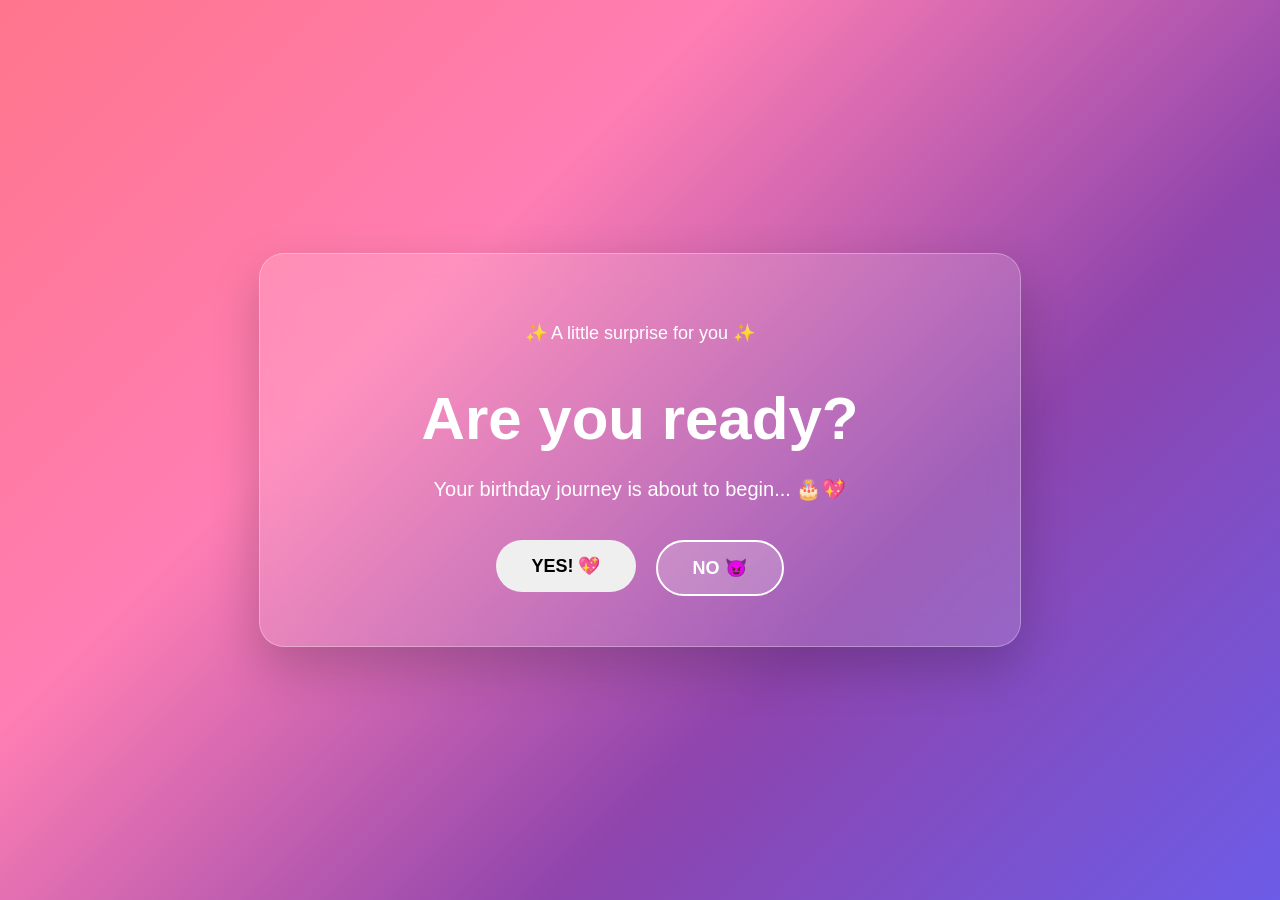
<file: index.html>
<!DOCTYPE html>
 <html lang="en"> 
    <head>
         <meta charset="UTF-8">
          <meta name="viewport" content="width=device-width, initial-scale=1.0">
           <title>A Birthday Journey 🎂</title> 
           <link rel="stylesheet" href="home.css">
         </head> 
         <body> 
            <main class="birthday-page">
             <div class="content"> 


                <p class="small-text">✨ A little surprise for you ✨</p> 
                <h1>Are you ready?</h1> 

                <p class="message"> Your birthday journey is about to begin... 🎂💖 </p>
                 <div class="buttons"> <!-- YES takes her to the next page --> 

                    <div class="buttons">

    <a href="second.html" class="yes-btn">
   <button>YES! 💖</button> 
</a>

    <button id="noBtn">
        NO 😈
    </button>
    
</a>

</div>
                    </div> </div> 
                </main>
                <script>
const noBtn = document.getElementById("noBtn");

noBtn.addEventListener("mouseover", function () {
    const x = Math.random() * (window.innerWidth - noBtn.offsetWidth);
    const y = Math.random() * (window.innerHeight - noBtn.offsetHeight);

    noBtn.style.position = "fixed";
    noBtn.style.left = x + "px";
    noBtn.style.top = y + "px";
});
</script>
                 
                </body> 
 </html>
</file>
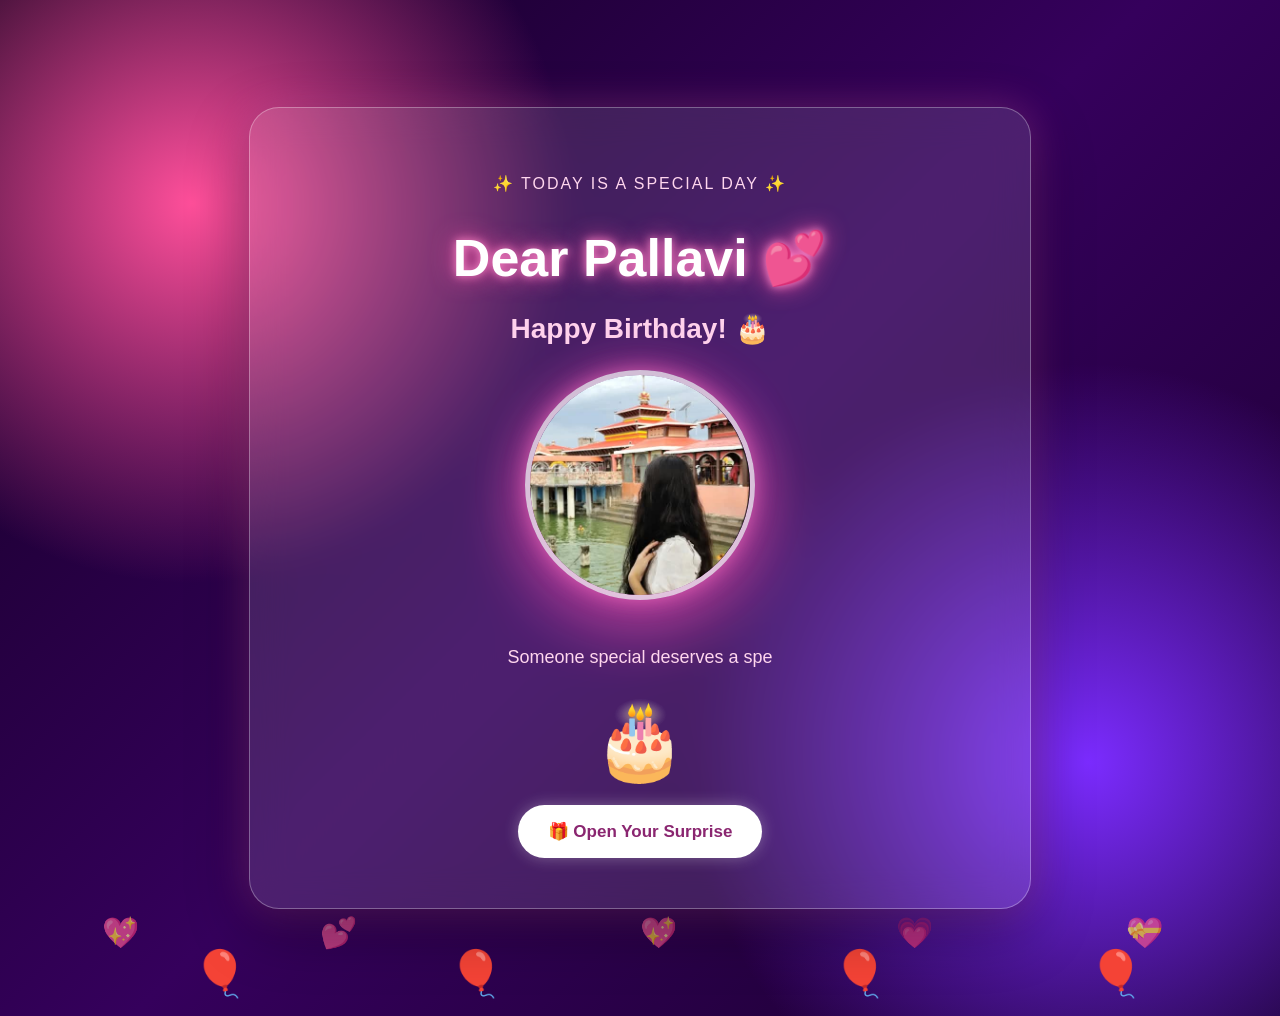
<file: middle.html>
<!DOCTYPE html>
<html lang="en">

<head>

    <meta charset="UTF-8">

    <meta name="viewport" content="width=device-width, initial-scale=1.0">

    <title>A Special Birthday 💖</title>

    <link rel="stylesheet" href="middle.css">

</head>

<body>


    <!-- =========================
         FLOATING HEARTS
    ========================== -->

    <div class="heart heart1">💖</div>
    <div class="heart heart2">💕</div>
    <div class="heart heart3">💗</div>
    <div class="heart heart4">💝</div>
    <div class="heart heart5">💖</div>


    <!-- =========================
         FLOATING BALLOONS
    ========================== -->

    <div class="balloon balloon1">🎈</div>
    <div class="balloon balloon2">🎈</div>
    <div class="balloon balloon3">🎈</div>
    <div class="balloon balloon4">🎈</div>


    <!-- =========================
         MAIN CONTENT
    ========================== -->

    <main class="container">

        <div class="card">


            <p class="small-text">
                ✨ TODAY IS A SPECIAL DAY ✨
            </p>


            <h1>
                Dear Pallavi 💕
            </h1>


            <h2>
                Happy Birthday! 🎂
            </h2>


            <!-- Birthday photo -->

            <img src="imgs/pfp.JPG"
                alt="Darshika"
            >


            <!-- Typing text -->

            <p
                class="typing"
                id="typing">
            </p>


            <!-- Cake -->

            <div class="cake">
                🎂
            </div>


            <!-- Surprise button -->

            <button onclick="showSurprise()">
                🎁 Open Your Surprise
            </button>


            <!-- =========================
                 HIDDEN MESSAGE
            ========================== -->

            <div id="message">

                <p>
                    Dear Pallavi 💖
                </p>

                <p>
                    Wishing you a day filled with
                    happiness, laughter, love and
                    unforgettable moments. ✨
                </p>

                <p>
                    May all your dreams come true
                    and may this year give you
                    countless reasons to smile. 🌸
                </p>

                <p>
                    Keep smiling, keep shining
                    and keep being YOU! 💖
                </p>

                <p>
                    🎉 Happy Birthday, pallavi! 🎉
                </p>


                <!-- Continue button -->

                <a
                    href="page3.html"
                    class="continue-btn">
                    <button>Continue the Journey 💕 →</button>
                </a>

            </div>

        </div>

    </main>


    <!-- =========================
         JAVASCRIPT
    ========================== -->

    <script>

        /* =========================
           TYPING ANIMATION
        ========================== */

        const text =
            "Someone special deserves a special birthday... 💕";

        let index = 0;

        function typeText() {

            if (index < text.length) {

                document.getElementById("typing").innerHTML +=
                    text.charAt(index);

                index++;

                setTimeout(typeText, 60);
            }
        }

        typeText();


        /* =========================
           SURPRISE BUTTON
        ========================== */

        function showSurprise() {

            document.getElementById("message").style.display =
                "block";

            createConfetti();
        }


        /* =========================
           CONFETTI
        ========================== */

        function createConfetti() {

            for (let i = 0; i < 120; i++) {

                const confetti =
                    document.createElement("div");

                confetti.classList.add("confetti");

                confetti.style.left =
                    Math.random() * 100 + "vw";

                confetti.style.animationDuration =
                    (Math.random() * 2 + 2) + "s";

                confetti.style.background =
                    `hsl(${Math.random() * 360},
                    100%, 60%)`;

                document.body.appendChild(confetti);


                setTimeout(function () {

                    confetti.remove();

                }, 4000);
            }
        }

    </script>

</body>

</html>
</file>
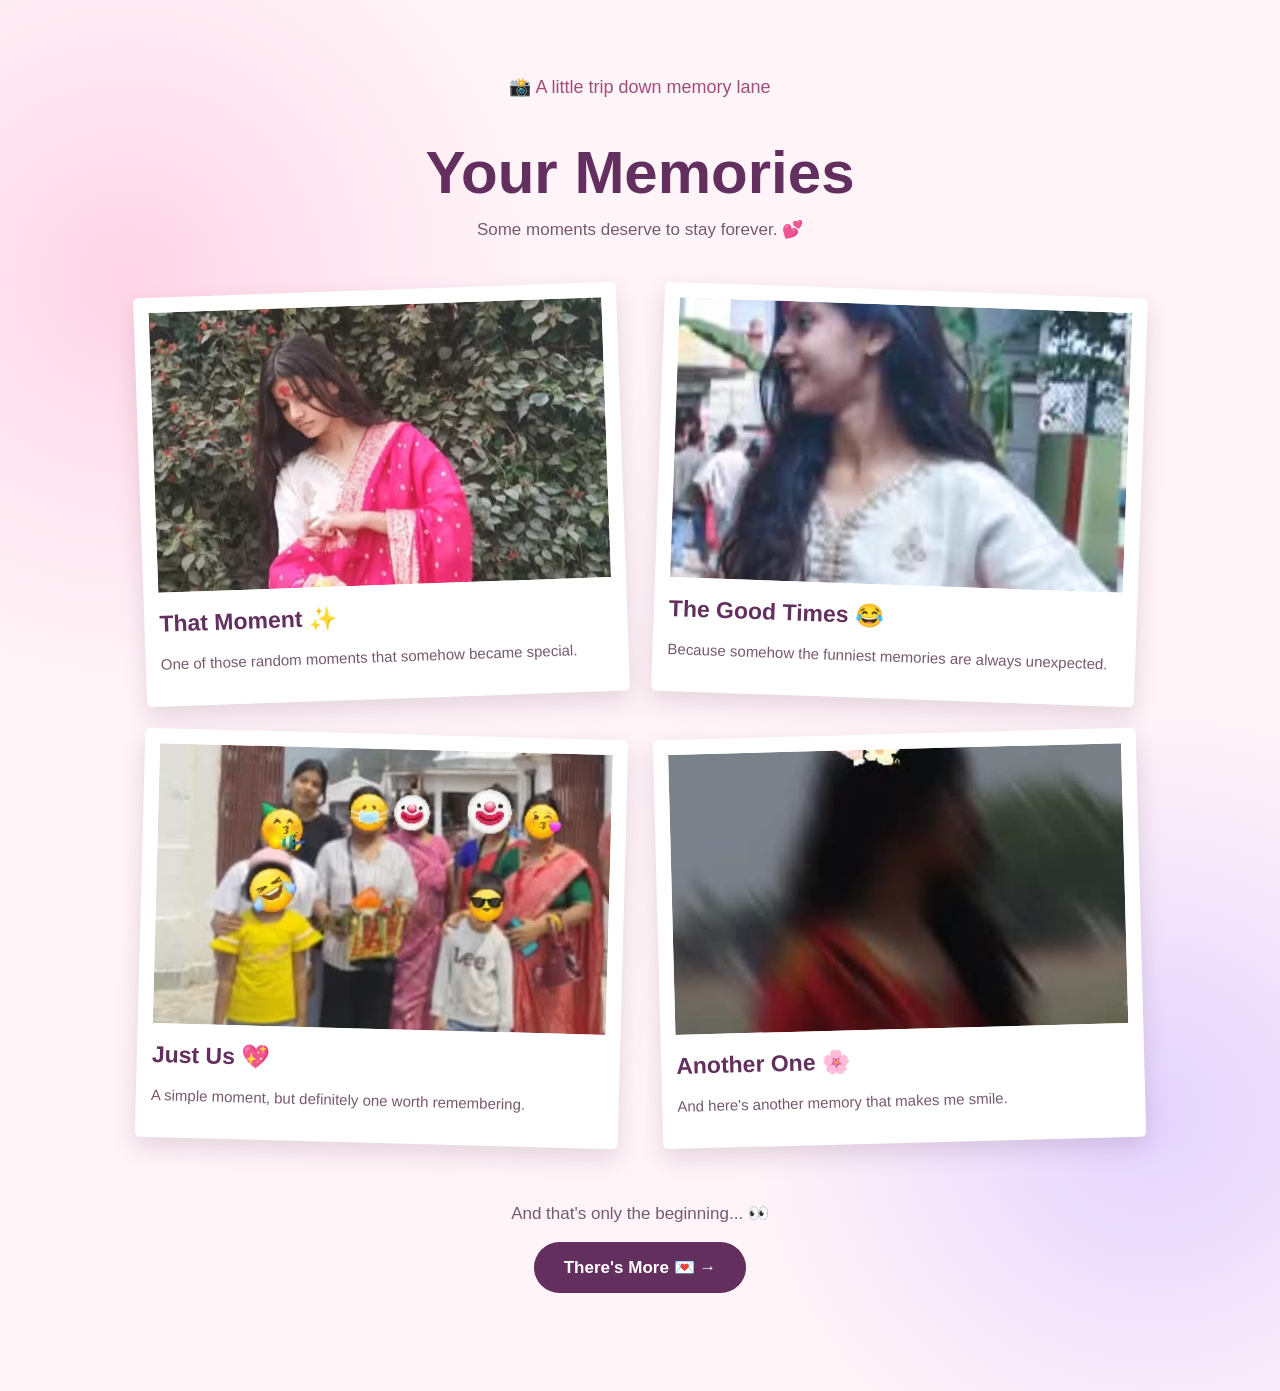
<file: page3.html>
<!DOCTYPE html>
<html lang="en">

<head>

    <meta charset="UTF-8">

    <meta name="viewport"
          content="width=device-width, initial-scale=1.0">

    <title>Our Memories 📸</title>

    <link rel="stylesheet" href="page3.css">

</head>

<body>

    <!-- Header -->

    <header class="memory-header">

        <p>📸 A little trip down memory lane</p>

        <h1>Your Memories</h1>

        <span>Some moments deserve to stay forever. 💕</span>

    </header>


    <!-- Photo section -->

    <main class="memory-container">


        <!-- Memory 1 -->

        <div class="memory-card card1">

            <div class="photo">

                <img src="imgs/1st.JPG"
                     alt="Memory 1">

            </div>

            <h2>That Moment ✨</h2>

            <p>
                One of those random moments
                that somehow became special.
            </p>

        </div>


        <!-- Memory 2 -->

        <div class="memory-card card2">

            <div class="photo">

                <img src="imgs/2nd.JPG"
                     alt="Memory 2">

            </div>

            <h2>The Good Times 😂</h2>

            <p>
                Because somehow the funniest
                memories are always unexpected.
            </p>

        </div>


        <!-- Memory 3 -->

        <div class="memory-card card3">

            <div class="photo">

                <img src="imgs/3rd.JPG"
                     alt="Memory 3">

            </div>

            <h2>Just Us 💖</h2>

            <p>
                A simple moment,
                but definitely one worth remembering.
            </p>

        </div>


        <!-- Memory 4 -->

        <div class="memory-card card4">

            <div class="photo">

                <img src="imgs/4th.JPG"
                     alt="Memory 4">

            </div>

            <h2>Another One 🌸</h2>

            <p>
                And here's another memory
                that makes me smile.
            </p>

        </div>


    </main>


    <!-- Continue -->

    <div class="continue">

        <p>And that's only the beginning... 👀</p>

        <button
            onclick="window.location.href='page4.html'">

            There's More 💌 →

        </button>

    </div>


</body>

</html>
</file>
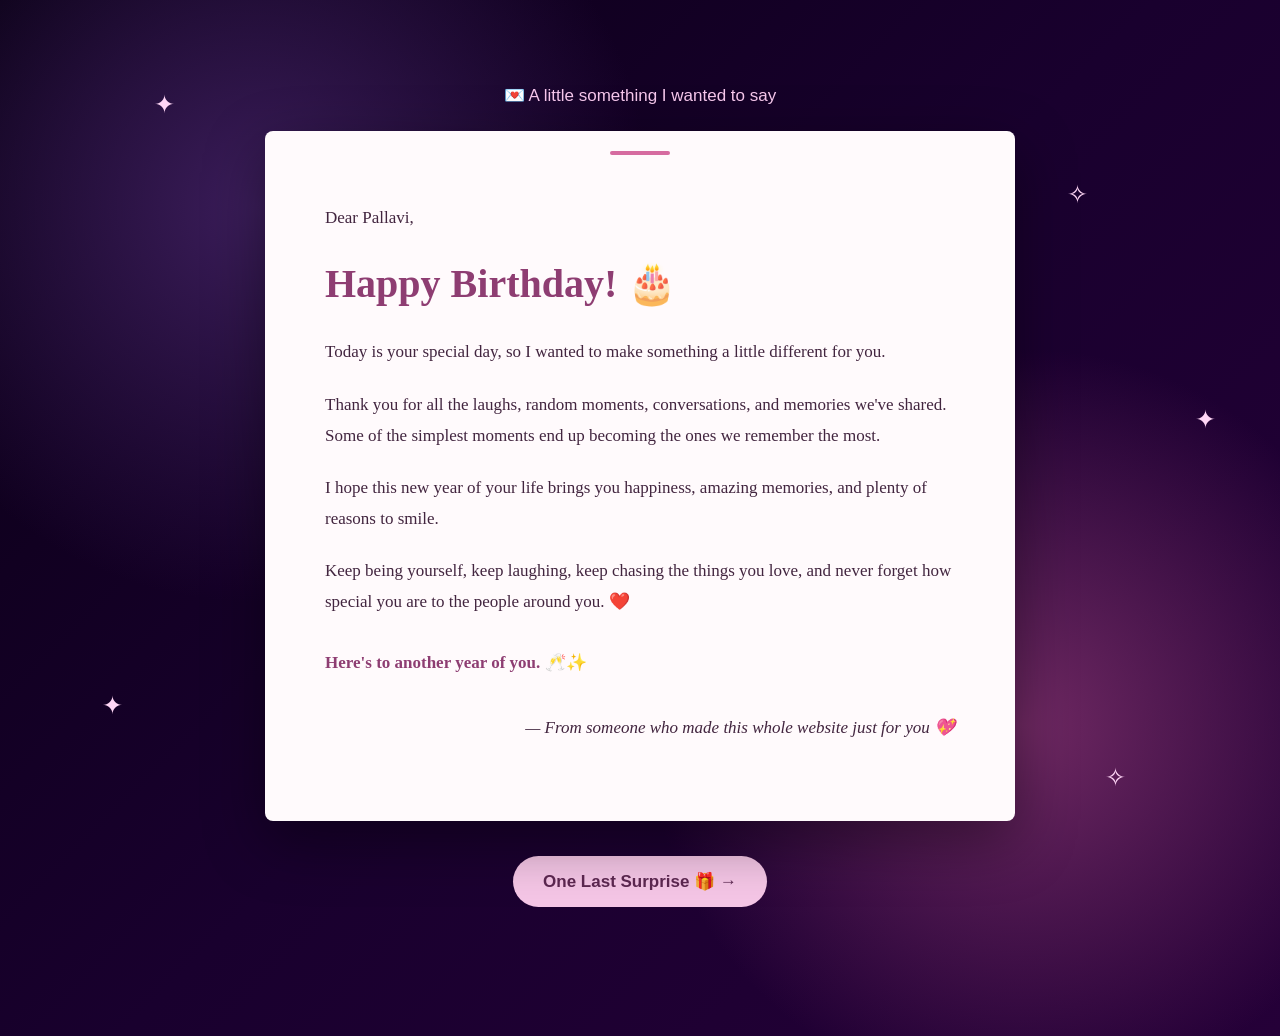
<file: page4.html>
<!DOCTYPE html>
<html lang="en">

<head>

    <meta charset="UTF-8">

    <meta name="viewport"
          content="width=device-width, initial-scale=1.0">

    <title>A Letter For Pallavi 💌</title>

    <link rel="stylesheet" href="page4.css">

</head>

<body>

    <!-- Decorative stars -->

    <div class="star star1">✦</div>
    <div class="star star2">✧</div>
    <div class="star star3">✦</div>
    <div class="star star4">✧</div>
    <div class="star star5">✦</div>


    <!-- Main letter -->

    <main class="letter-page">

        <p class="top-text">
            💌 A little something I wanted to say
        </p>

        <div class="letter">

            <p class="hello">
                Dear Pallavi,
            </p>

            <h1>
                Happy Birthday! 🎂
            </h1>

            <p>
                Today is your special day, so I wanted to
                make something a little different for you.
            </p>

            <p>
                Thank you for all the laughs, random moments,
                conversations, and memories we've shared.
                Some of the simplest moments end up becoming
                the ones we remember the most.
            </p>

            <p>
                I hope this new year of your life brings you
                happiness, amazing memories, and plenty of
                reasons to smile.
            </p>

            <p>
                Keep being yourself, keep laughing, keep
                chasing the things you love, and never forget
                how special you are to the people around you. ❤️
            </p>

            <p class="ending">
                Here's to another year of you. 🥂✨
            </p>

            <p class="signature">
                — From someone who made this whole website
                just for you 💖
            </p>
            <audio src="file:///E:/just%20learn/Teenpatey%20(Dekhera%20Timi%20Lai).mp3">song</audio>

        </div>


        <!-- Continue -->

        <button
            onclick="window.location.href='page5.html'">

            One Last Surprise 🎁 →

        </button>

    </main>

</body>

</html>
</file>
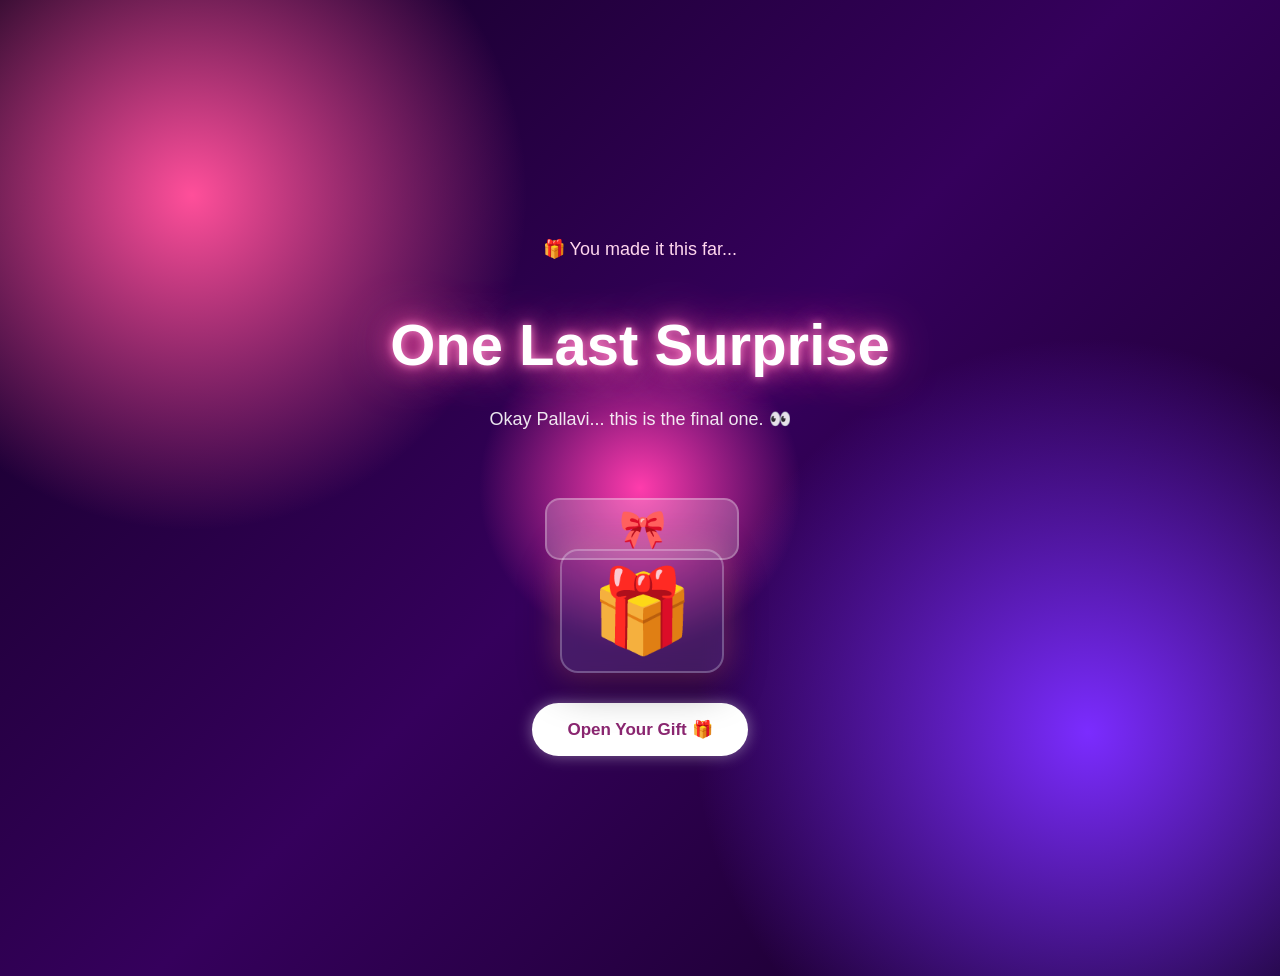
<file: page5.html>
<!DOCTYPE html>
<html lang="en">

<head>
    <meta charset="UTF-8">
    <meta name="viewport" content="width=device-width, initial-scale=1.0">

    <title>Your Final Surprise 🎁</title>

    <link rel="stylesheet" href="page5.css">
</head>

<body>

    <!-- Confetti will appear here -->
    <div id="confetti"></div>

    <main class="surprise-page">

        <p class="small-text">
            🎁 You made it this far...
        </p>

        <h1>
            One Last Surprise
        </h1>

        <p class="message">
            Okay Pallavi... this is the final one. 👀
        </p>


        <!-- GIFT -->

        <div class="gift" id="gift">

            <div class="lid">
                🎀
            </div>

            <div class="box">
                🎁
            </div>

        </div>


        <button id="openBtn">
            Open Your Gift 🎁
        </button>


        <!-- FINAL MESSAGE -->

        <div class="final-message" id="finalMessage">

            <h2>
                HAPPY BIRTHDAY, Pallavi! 🎉💖
            </h2>

            <p>
                I hope this little website made you smile. 😊
            </p>

            <p>
                It may just be a bunch of pages,
                but every page was made especially for you.
            </p>

            <p>
                Keep smiling, keep laughing,
                and keep being the amazing person you are. ✨
            </p>

            <h3>
                Have an unforgettable birthday! 🎂🥳
            </h3>
            

            <p class="last-line">
                — By someone who will never leave annoying you🎂🥳(pr.tyush)
            </p>
            <audio src="Teenpatey (Dekhera Timi Lai).mp3" autoplay>song</audio>
            

        </div>

    </main>


    <script src="page5.js"></script>

</body>

</html>
</file>
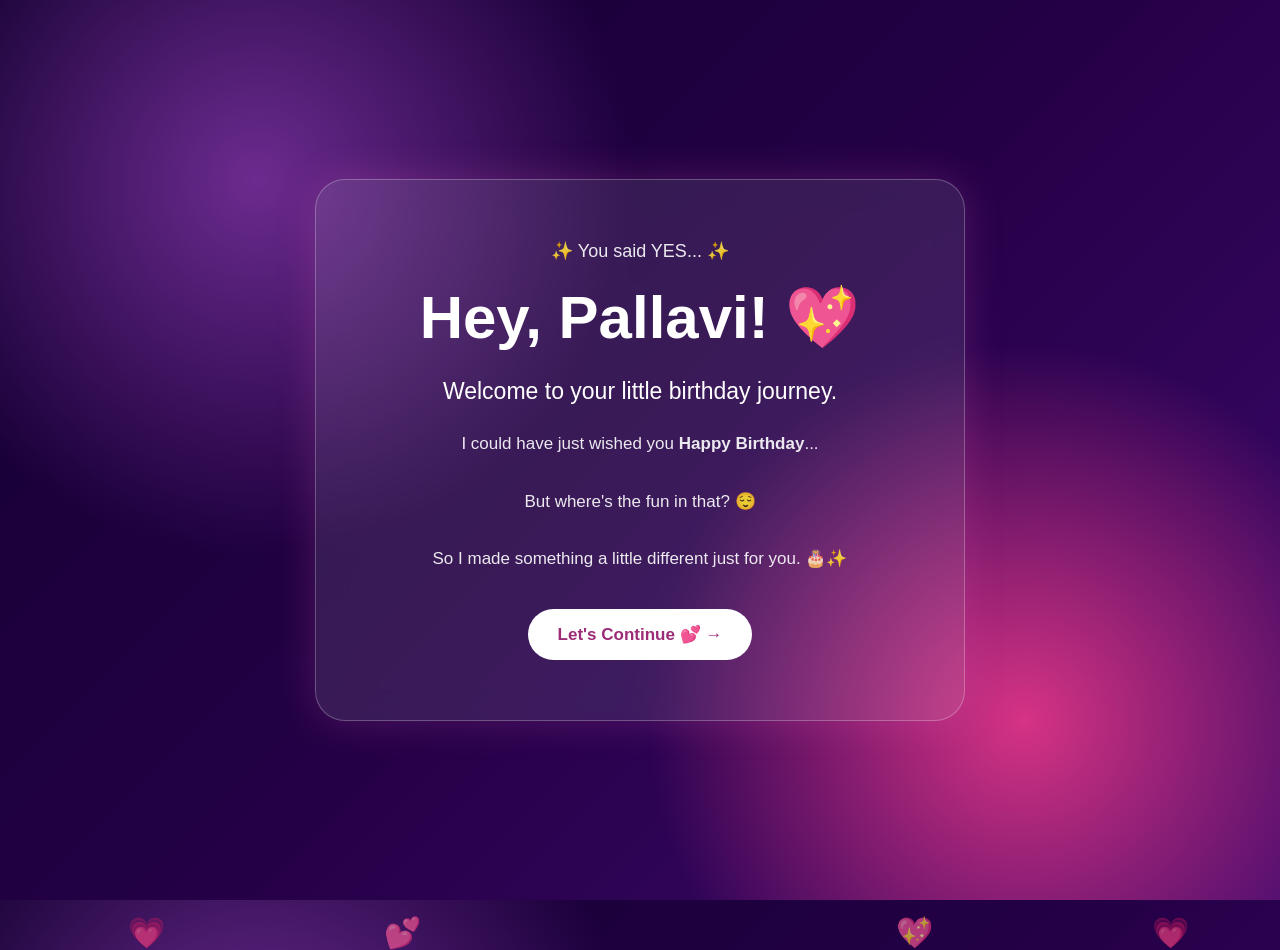
<file: second.html>
<!DOCTYPE html>
<html lang="en">

<head>

    <meta charset="UTF-8">

    <meta name="viewport"
          content="width=device-width, initial-scale=1.0">

    <title>For Darshika 💖</title>

    <link rel="stylesheet" href="page2.css">

</head>

<body>

    <!-- Background decorations -->
    <div class="stars"></div>

    <div class="heart heart1">💗</div>
    <div class="heart heart2">💕</div>
    <div class="heart heart3">💖</div>
    <div class="heart heart4">💗</div>


    <!-- Main content -->

    <main class="page2">

        <div class="card">

            <p class="subtitle">
                ✨ You said YES... ✨
            </p>

            <h1>
                Hey, Pallavi! 💖
            </h1>

            <p class="main-text">
                Welcome to your little birthday journey.
            </p>

            <p class="message">
                I could have just wished you
                <b>Happy Birthday</b>...
                <br><br>
                But where's the fun in that? 😌
                <br><br>
                So I made something a little different
                just for you. 🎂✨
            </p>

           <button
    class="next-btn"
    onclick="window.location.href='middle.html'">
    Let's Continue 💕 →
</button>
</a>

        </div>

    </main>


   

</body>

</html>
</file>
<file: home.css>
* Remove default spacing */ * {
     margin: 0;
      padding: 0;
       box-sizing: border-box; 
    }
    
    /* Whole page */
     body { 
        min-height: 100vh; 
        font-family: Arial, sans-serif;
         background: linear-gradient( 135deg, #ff758c, #ff7eb3, #8e44ad, #6c5ce7 );
          display: flex; 
          justify-content: center; 
          align-items: center; 
          margin: 0;
    
    overflow-x: hidden;
    overflow-y: auto;
        } 
        
        /* Main birthday section */
         .birthday-page { 
            width: 100%;
             min-height: 100vh;
              display: flex; 
              justify-content: center;
               align-items: center; 
               text-align: center; 
            } 
            
            /* Content box */ 
            .content { 
                width: 90%;
                 max-width: 700px;
                  padding: 50px 30px;
                   background: rgba(255, 255, 255, 0.15);
                    backdrop-filter: blur(15px);
                     border: 1px solid rgba(255, 255, 255, 0.3); border-radius: 25px; box-shadow: 0 20px 50px rgba(0, 0, 0, 0.2); color: white; } /* Small text */ .small-text { font-size: 18px; margin-bottom: 20px; } /* Main heading */ h1 { font-size: 60px; margin-bottom: 20px; } /* Message */ .message { font-size: 20px; line-height: 1.6; margin-bottom: 35px; } /* Buttons container */ .buttons { display: flex; justify-content: center; gap: 20px; } /* Both buttons */ button { border: none; padding: 15px 35px; font-size: 18px; font-weight: bold; border-radius: 50px; cursor: pointer; transition: 0.3s; } /* YES button */ #yesBtn { background: white; color: #e84393; box-shadow: 0 8px 20px rgba(0, 0, 0, 0.2); } /* YES hover */ #yesBtn:hover { transform: scale(1.1); }
 /* NO button */ #noBtn { background: rgba(255, 255, 255, 0.2); color: white; border: 2px solid white; position: relative; } /* NO hover */ #noBtn:hover { transform: scale(1.05); } /* Mobile screen */ @media (max-width: 600px) { h1 { font-size: 42px; } .message { font-size: 17px; } .buttons { flex-direction: column; align-items: center; } button { width: 180px; } }
</file>
<file: middle.css>
```css
* {
    margin: 0;
    padding: 0;
    box-sizing: border-box;
}

body {
    min-height: 100vh;
    font-family: Arial, sans-serif;
    color: white;

    overflow-x: hidden;

    background:
        radial-gradient(circle at 15% 20%, #ff4f9a, transparent 28%),
        radial-gradient(circle at 85% 75%, #7b2cff, transparent 30%),
        radial-gradient(circle at 50% 50%, #ff3cac, transparent 20%),
        linear-gradient(135deg, #120020, #35005c, #18002b);
}


/* =========================
   MAIN CONTAINER
========================= */

.container {
    min-height: 100vh;

    display: flex;
    justify-content: center;
    align-items: center;

    padding: 50px 20px;

    position: relative;
    z-index: 5;
}


/* =========================
   CARD
========================= */

.card {
    width: 90%;
    max-width: 700px;

    text-align: center;

    padding: 50px 40px;

    background: rgba(255, 255, 255, 0.12);

    border: 1px solid rgba(255, 255, 255, 0.3);

    border-radius: 30px;

    backdrop-filter: blur(18px);

    box-shadow:
        0 20px 60px rgba(0, 0, 0, 0.35),
        0 0 40px rgba(255, 100, 200, 0.3);

    animation: cardAppear 1.2s ease;
}


/* =========================
   TEXT
========================= */

.small-text {
    font-size: 16px;

    color: #ffd6ee;

    margin-bottom: 15px;

    letter-spacing: 2px;
}

h1 {
    font-size: 52px;

    margin-bottom: 10px;

    color: #fff;

    text-shadow:
        0 0 10px #ff8acb,
        0 0 25px #ff4fa3;
}

h2 {
    font-size: 28px;

    margin-bottom: 25px;

    color: #ffd1ec;
}


/* =========================
   IMAGE
========================= */

.card img {
    width: 220px;
    height: 220px;

    object-fit: cover;

    border-radius: 50%;

    border: 5px solid rgba(255, 255, 255, 0.7);

    box-shadow:
        0 0 20px rgba(255, 120, 200, 0.6),
        0 0 50px rgba(255, 80, 180, 0.3);

    margin-bottom: 25px;

    transition: 0.4s;
}

.card img:hover {
    transform: scale(1.06);

    box-shadow:
        0 0 30px #ff8acb,
        0 0 70px #ff4fa3;
}


/* =========================
   TYPING TEXT
========================= */

.typing {
    min-height: 30px;

    font-size: 18px;

    color: #ffd6ee;

    margin-bottom: 20px;
}


/* =========================
   CAKE
========================= */

.cake {
    font-size: 75px;

    margin: 10px 0 20px;

    animation: cakeBounce 2s ease-in-out infinite;
}


/* =========================
   BUTTON
========================= */

button {
    border: none;

    padding: 16px 30px;

    border-radius: 50px;

    background: white;

    color: #8a2670;

    font-size: 17px;

    font-weight: bold;

    cursor: pointer;

    transition: 0.3s;

    box-shadow:
        0 0 15px rgba(255, 255, 255, 0.3);
}

button:hover {
    transform: scale(1.08);

    box-shadow:
        0 0 20px white,
        0 0 45px #ff70c8;
}


/* =========================
   HIDDEN MESSAGE
========================= */

#message {
    display: none;

    margin-top: 35px;

    padding: 30px;

    background: rgba(255, 255, 255, 0.12);

    border: 1px solid rgba(255, 255, 255, 0.25);

    border-radius: 20px;

    animation: messageAppear 1s ease;
}

#message p {
    font-size: 17px;

    line-height: 1.7;

    margin-bottom: 15px;
}

#message p:first-child {
    font-size: 23px;

    font-weight: bold;

    color: #ffd1ec;
}


/* =========================
   FLOATING HEARTS
========================= */

.heart {
    position: fixed;

    font-size: 30px;

    opacity: 0.7;

    pointer-events: none;

    z-index: 2;

    animation: floatHeart linear infinite;
}

.heart1 {
    left: 8%;
    bottom: -50px;
    animation-duration: 8s;
}

.heart2 {
    left: 25%;
    bottom: -50px;
    animation-duration: 10s;
    animation-delay: 2s;
}

.heart3 {
    left: 70%;
    bottom: -50px;
    animation-duration: 9s;
    animation-delay: 1s;
}

.heart4 {
    left: 88%;
    bottom: -50px;
    animation-duration: 11s;
    animation-delay: 3s;
}

.heart5 {
    left: 50%;
    bottom: -50px;
    animation-duration: 8s;
    animation-delay: 4s;
}


/* =========================
   FLOATING BALLOONS
========================= */

.balloon {
    position: fixed;

    bottom: -100px;

    font-size: 45px;

    pointer-events: none;

    z-index: 2;

    animation: balloonRise linear infinite;
}

.balloon1 {
    left: 15%;
    animation-duration: 9s;
}

.balloon2 {
    left: 35%;
    animation-duration: 12s;
    animation-delay: 2s;
}

.balloon3 {
    left: 65%;
    animation-duration: 10s;
    animation-delay: 1s;
}

.balloon4 {
    left: 85%;
    animation-duration: 13s;
    animation-delay: 3s;
}


/* =========================
   CONFETTI
========================= */

.confetti {
    position: fixed;

    top: -20px;

    width: 10px;
    height: 18px;

    z-index: 100;

    pointer-events: none;

    animation: confettiFall linear forwards;
}


/* =========================
   ANIMATIONS
========================= */

@keyframes cardAppear {

    from {
        opacity: 0;

        transform:
            translateY(50px)
            scale(0.9);
    }

    to {
        opacity: 1;

        transform:
            translateY(0)
            scale(1);
    }
}


@keyframes messageAppear {

    from {
        opacity: 0;

        transform:
            translateY(30px)
            scale(0.9);
    }

    to {
        opacity: 1;

        transform:
            translateY(0)
            scale(1);
    }
}


@keyframes cakeBounce {

    0%,
    100% {
        transform: translateY(0);
    }

    50% {
        transform: translateY(-10px);
    }
}


@keyframes floatHeart {

    0% {
        transform:
            translateY(0)
            rotate(0deg);

        opacity: 0;
    }

    15% {
        opacity: 0.8;
    }

    100% {
        transform:
            translateY(-115vh)
            rotate(25deg);

        opacity: 0;
    }
}


@keyframes balloonRise {

    0% {
        bottom: -100px;

        transform:
            translateX(0)
            rotate(0deg);
    }

    50% {
        transform:
            translateX(35px)
            rotate(8deg);
    }

    100% {
        bottom: 110vh;

        transform:
            translateX(-30px)
            rotate(-8deg);
    }
}


@keyframes confettiFall {

    0% {
        transform:
            translateY(0)
            rotate(0deg);

        opacity: 1;
    }

    100% {
        transform:
            translateY(110vh)
            rotate(720deg);

        opacity: 0;
    }
}


/* =========================
   MOBILE
========================= */

@media (max-width: 600px) {

    .container {
        padding: 35px 15px;
    }

    .card {
        width: 95%;

        padding: 40px 22px;
    }

    h1 {
        font-size: 38px;
    }

    h2 {
        font-size: 23px;
    }

    .card img {
        width: 180px;
        height: 180px;
    }

    .typing {
        font-size: 16px;
    }

    .cake {
        font-size: 60px;
    }

    #message {
        padding: 22px;
    }

    #message p {
        font-size: 15px;
    }
}
```
```css
/* =========================
   CONTINUE BUTTON
========================= */

.continue-btn {
    display: inline-block;

    margin-top: 20px;

    padding: 15px 30px;

    border-radius: 50px;

    background: white;

    color: #8a2670;

    font-size: 17px;

    font-weight: bold;

    text-decoration: none;

    transition: 0.3s;

    box-shadow:
        0 0 15px rgba(255, 255, 255, 0.3);
}

.continue-btn:hover {
    transform: scale(1.08);

    box-shadow:
        0 0 20px white,
        0 0 45px #ff70c8;
}
```
</file>
<file: page3.css>
```css id="j0r8qs"
/* =========================
   RESET
========================= */

* {
    margin: 0;
    padding: 0;
    box-sizing: border-box;
}


/* =========================
   BODY
========================= */

body {

    min-height: 100vh;

    font-family: Arial, sans-serif;

    color: #3d2942;

    padding: 50px 20px;

    /* Paper-like background */

    background:

        radial-gradient(
            circle at 10% 20%,
            #ffd6e7,
            transparent 25%
        ),

        radial-gradient(
            circle at 90% 80%,
            #e4d4ff,
            transparent 25%
        ),

        #fff4f8;

}


/* =========================
   HEADER
========================= */

.memory-header {

    text-align: center;

    margin-bottom: 50px;

}

.memory-header p {

    font-size: 18px;

    color: #a14c7b;

    margin-bottom: 10px;

}

.memory-header h1 {

    font-size: 60px;

    color: #632f5e;

    margin-bottom: 12px;

}

.memory-header span {

    font-size: 17px;

    color: #76596f;

}


/* =========================
   MEMORY CONTAINER
========================= */

.memory-container {

    max-width: 1000px;

    margin: auto;

    display: grid;

    grid-template-columns:
        repeat(2, 1fr);

    gap: 35px;

}


/* =========================
   MEMORY CARD
========================= */

.memory-card {

    background: white;

    padding: 15px;

    border-radius: 5px;

    box-shadow:
        0 10px 25px rgba(80, 30, 70, 0.15);

    transition: 0.4s;

}


/* Different rotations */

.card1 {
    transform: rotate(-2deg);
}

.card2 {
    transform: rotate(2deg);
}

.card3 {
    transform: rotate(1.5deg);
}

.card4 {
    transform: rotate(-1.5deg);
}


/* Hover */

.memory-card:hover {

    transform:
        rotate(0deg)
        translateY(-10px)
        scale(1.03);

    box-shadow:
        0 20px 35px rgba(80, 30, 70, 0.2);

}


/* =========================
   PHOTOS
========================= */

.photo {

    width: 100%;

    height: 280px;

    overflow: hidden;

}


.photo img {

    width: 100%;

    height: 100%;

    object-fit: cover;

    transition: 0.5s;

}


.memory-card:hover img {

    transform: scale(1.08);

}


/* =========================
   TEXT
========================= */

.memory-card h2 {

    font-size: 23px;

    margin-top: 18px;

    margin-bottom: 8px;

    color: #632f5e;

}


.memory-card p {

    font-size: 15px;

    line-height: 1.6;

    color: #76596f;

    margin-bottom: 15px;

}


/* =========================
   CONTINUE
========================= */

.continue {

    text-align: center;

    margin-top: 60px;

    padding-bottom: 40px;

}


.continue p {

    margin-bottom: 18px;

    color: #76596f;

    font-size: 17px;

}


.continue button {

    border: none;

    padding: 15px 30px;

    border-radius: 50px;

    background: #632f5e;

    color: white;

    font-size: 17px;

    font-weight: bold;

    cursor: pointer;

    transition: 0.3s;

}


.continue button:hover {

    transform: scale(1.08);

    box-shadow:
        0 10px 25px rgba(99, 47, 94, 0.3);

}


/* =========================
   MOBILE
========================= */

@media (max-width: 700px) {

    body {
        padding: 35px 15px;
    }


    .memory-header h1 {

        font-size: 42px;

    }


    .memory-container {

        grid-template-columns: 1fr;

        gap: 30px;

    }


    .photo {

        height: 300px;

    }

}
```
</file>
<file: page4.css>
```css
/* =========================
   RESET
========================= */

* {
    margin: 0;
    padding: 0;
    box-sizing: border-box;
}


/* =========================
   BODY
========================= */

body {

    min-height: 100vh;

    font-family: Georgia, serif;

    color: white;

    background:

        radial-gradient(
            circle at 20% 20%,
            #3b1d5a,
            transparent 30%
        ),

        radial-gradient(
            circle at 80% 70%,
            #702963,
            transparent 30%
        ),

        linear-gradient(
            135deg,
            #090014,
            #19002e,
            #250038
        );

    padding: 60px 20px;

}


/* =========================
   STARS
========================= */

.star {

    position: fixed;

    color: #ffd6f6;

    font-size: 25px;

    animation: twinkle 2s infinite alternate;

}


.star1 {
    top: 10%;
    left: 12%;
}

.star2 {
    top: 20%;
    right: 15%;
    animation-delay: 0.5s;
}

.star3 {
    bottom: 20%;
    left: 8%;
    animation-delay: 1s;
}

.star4 {
    bottom: 12%;
    right: 12%;
    animation-delay: 1.5s;
}

.star5 {
    top: 45%;
    right: 5%;
    animation-delay: 0.8s;
}


@keyframes twinkle {

    from {
        opacity: 0.2;
        transform: scale(0.8);
    }

    to {
        opacity: 1;
        transform: scale(1.2);
    }

}


/* =========================
   MAIN
========================= */

.letter-page {

    max-width: 750px;

    margin: auto;

    text-align: center;

}


.top-text {

    font-family: Arial, sans-serif;

    font-size: 17px;

    margin-bottom: 25px;

    color: #f7c8ed;

}


/* =========================
   LETTER
========================= */

.letter {

    text-align: left;

    background: #fffafc;

    color: #42253f;

    padding: 55px 60px;

    border-radius: 8px;

    box-shadow:
        0 20px 60px rgba(0, 0, 0, 0.4);

    position: relative;

    animation: letterAppear 1.2s ease;

}


/* Little paper line */

.letter::before {

    content: "";

    position: absolute;

    top: 20px;

    left: 50%;

    transform: translateX(-50%);

    width: 60px;

    height: 4px;

    background: #d66ba0;

    border-radius: 10px;

}


/* =========================
   LETTER TEXT
========================= */

.hello {

    font-size: 22px;

    margin-bottom: 25px;

}


.letter h1 {

    font-size: 40px;

    color: #8e3d72;

    margin-bottom: 30px;

}


.letter p {

    font-size: 17px;

    line-height: 1.8;

    margin-bottom: 22px;

}


.ending {

    font-weight: bold;

    color: #8e3d72;

    margin-top: 30px;

}


.signature {

    text-align: right;

    font-style: italic;

    margin-top: 35px;

}


/* =========================
   BUTTON
========================= */

button {

    margin-top: 35px;

    padding: 15px 30px;

    border: none;

    border-radius: 50px;

    background: #f5c6e6;

    color: #5d2851;

    font-size: 17px;

    font-weight: bold;

    cursor: pointer;

    transition: 0.3s;

}


button:hover {

    transform: scale(1.08);

    box-shadow:
        0 0 25px rgba(245, 198, 230, 0.5);

}


/* =========================
   ANIMATION
========================= */

@keyframes letterAppear {

    from {

        opacity: 0;

        transform:
            translateY(40px)
            scale(0.97);

    }

    to {

        opacity: 1;

        transform:
            translateY(0)
            scale(1);

    }

}


/* =========================
   MOBILE
========================= */

@media (max-width: 600px) {

    body {

        padding: 35px 15px;

    }


    .letter {

        padding: 45px 25px;

    }


    .letter h1 {

        font-size: 30px;

    }


    .letter p {

        font-size: 16px;

    }

}
```
</file>
<file: page5.css>
```css
* {
    margin: 0;
    padding: 0;
    box-sizing: border-box;
}

body {
    min-height: 100vh;

    font-family: Arial, sans-serif;

    color: white;

    overflow: hidden;

    background:
        radial-gradient(circle at 15% 20%, #ff4f9a, transparent 25%),
        radial-gradient(circle at 85% 75%, #7b2cff, transparent 30%),
        radial-gradient(circle at 50% 50%, #ff3cac, transparent 20%),
        linear-gradient(135deg, #10001f, #35005c, #120020);
         min-height: 100vh;
    

    overflow-x: hidden;
    overflow-y: auto;
}


/* =========================
   MAIN PAGE
========================= */

.surprise-page {
    min-height: 100vh;

    display: flex;
    flex-direction: column;

    justify-content: center;
    align-items: center;

    text-align: center;

    padding: 30px;

    position: relative;
    z-index: 5;
}


/* =========================
   INTRO TEXT
========================= */

.small-text {
    font-size: 18px;

    margin-bottom: 12px;

    color: #ffd6ee;

    animation: fadeIn 1s ease;
}

h1 {
    font-size: 58px;

    margin-bottom: 12px;

    text-shadow:
        0 0 10px #ff8acb,
        0 0 25px #ff4fa3,
        0 0 50px #ff4fa3;

    animation: titleGlow 2s infinite alternate;
}

.message {
    font-size: 18px;

    opacity: 0.9;
}


/* =========================
   GIFT
========================= */

.gift {
    position: relative;

    width: 190px;
    height: 180px;

    margin: 45px 0 30px;

    cursor: pointer;

    transition: 0.5s;
}

.gift:hover {
    transform: scale(1.08);
}


/* Gift box */

.box {
    position: absolute;

    bottom: 0;
    left: 15px;

    width: 160px;
    height: 120px;

    display: flex;

    justify-content: center;
    align-items: center;

    font-size: 82px;

    background: rgba(255, 255, 255, 0.1);

    border: 2px solid rgba(255, 255, 255, 0.25);

    border-radius: 18px;

    backdrop-filter: blur(10px);

    box-shadow:
        0 15px 40px rgba(0, 0, 0, 0.4),
        0 0 30px rgba(255, 105, 180, 0.5);
}


/* Gift lid */

.lid {
    position: absolute;

    top: 5px;
    left: 0;

    width: 190px;
    height: 58px;

    display: flex;

    justify-content: center;
    align-items: center;

    font-size: 38px;

    background: rgba(255, 255, 255, 0.2);

    border: 2px solid rgba(255, 255, 255, 0.25);

    border-radius: 15px;

    z-index: 2;

    transition: 0.9s;
}


/* Gift opens */

.gift.open .lid {
    transform:
        translateY(-120px)
        rotate(-18deg);
}

.gift.open .box {
    transform: scale(1.08);

    box-shadow:
        0 0 40px #ff66c4,
        0 0 80px #ff66c4;
}


/* =========================
   BUTTON
========================= */

button {
    border: none;

    padding: 16px 35px;

    border-radius: 50px;

    background: white;

    color: #8a2670;

    font-size: 17px;

    font-weight: bold;

    cursor: pointer;

    transition: 0.3s;

    box-shadow:
        0 0 15px rgba(255, 255, 255, 0.4);
}

button:hover {
    transform: scale(1.1);

    box-shadow:
        0 0 20px white,
        0 0 45px #ff70c8;
}


/* =========================
   FINAL MESSAGE
========================= */

.final-message {
    display: none;

    max-width: 680px;

    margin-top: 20px;

    padding: 35px;

    background: rgba(255, 255, 255, 0.13);

    border: 1px solid rgba(255, 255, 255, 0.3);

    border-radius: 28px;

    backdrop-filter: blur(18px);

    box-shadow:
        0 20px 60px rgba(0, 0, 0, 0.35),
        0 0 40px rgba(255, 100, 200, 0.3);

    animation: finalReveal 1.2s ease;

    position: relative;

    z-index: 10;
}

.final-message.show {
    display: block;
}

.final-message h2 {
    font-size: 34px;

    margin-bottom: 20px;

    color: #ffd1ec;

    text-shadow:
        0 0 10px #ff7fc8,
        0 0 25px #ff4fa3;
}

.final-message p {
    font-size: 17px;

    line-height: 1.7;

    margin-bottom: 15px;
}

.final-message h3 {
    margin-top: 22px;

    font-size: 23px;

    color: #ffb7df;
}

.last-line {
    margin-top: 25px;

    font-style: italic;

    opacity: 0.8;
}


/* =========================
   CONFETTI
========================= */

#confetti {
    position: fixed;

    inset: 0;

    pointer-events: none;

    z-index: 20;
}

.confetti-piece {
    position: absolute;

    top: -20px;

    width: 10px;
    height: 18px;

    background: white;

    animation: fall linear forwards;
}

.confetti-piece:nth-child(3n) {
    width: 7px;
    height: 14px;
}

.confetti-piece:nth-child(4n) {
    border-radius: 50%;
}


/* =========================
   BALLOONS
========================= */

.balloon {
    position: fixed;

    bottom: -100px;

    font-size: 50px;

    z-index: 2;

    pointer-events: none;

    animation: balloonRise linear forwards;
}


/* =========================
   SPARKLES
========================= */

.sparkle {
    position: fixed;

    font-size: 22px;

    pointer-events: none;

    z-index: 3;

    animation: sparklePop 2s ease-in-out forwards;
}


/* =========================
   ANIMATIONS
========================= */

@keyframes fall {

    0% {
        top: -20px;
        opacity: 1;
    }

    100% {
        top: 110vh;
        opacity: 0;
        transform:
            rotate(720deg)
            translateX(100px);
    }
}


@keyframes balloonRise {

    0% {
        bottom: -100px;

        transform:
            translateX(0)
            rotate(0deg);
    }

    50% {
        transform:
            translateX(40px)
            rotate(10deg);
    }

    100% {
        bottom: 110vh;

        transform:
            translateX(-40px)
            rotate(-10deg);
    }
}


@keyframes sparklePop {

    0% {
        opacity: 0;

        transform:
            scale(0)
            rotate(0deg);
    }

    50% {
        opacity: 1;

        transform:
            scale(1.4)
            rotate(90deg);
    }

    100% {
        opacity: 0;

        transform:
            scale(0)
            rotate(180deg);
    }
}


@keyframes finalReveal {

    from {
        opacity: 0;

        transform:
            scale(0.7)
            translateY(40px);
    }

    to {
        opacity: 1;

        transform:
            scale(1)
            translateY(0);
    }
}


@keyframes titleGlow {

    from {
        transform: scale(1);
    }

    to {
        transform: scale(1.03);
    }
}


@keyframes fadeIn {

    from {
        opacity: 0;
        transform: translateY(20px);
    }

    to {
        opacity: 1;
        transform: translateY(0);
    }
}


/* =========================
   MOBILE
========================= */

@media (max-width: 600px) {

    h1 {
        font-size: 40px;
    }

    .message {
        font-size: 16px;
    }

    .gift {
        transform: scale(0.9);

        margin-top: 30px;
    }

    .final-message {
        padding: 25px;

        max-height: 65vh;

        overflow-y: auto;
    }

    .final-message h2 {
        font-size: 25px;
    }

    .final-message p {
        font-size: 15px;
    }
}
```
</file>
<file: page2.css>
/* =========================
   BASIC RESET
========================= */

* {
    margin: 0;
    padding: 0;
    box-sizing: border-box;
}


/* =========================
   BODY
========================= */

body {

    min-height: 100vh;

    font-family: Arial, sans-serif;

    overflow: hidden;

    color: white;

    /* Night sky */

    background:
        radial-gradient(
            circle at 20% 20%,
            #6c2b8f,
            transparent 30%
        ),

        radial-gradient(
            circle at 80% 80%,
            #d63384,
            transparent 30%
        ),

        linear-gradient(
            135deg,
            #12002f,
            #240046,
            #3c096c
        );
}


/* =========================
   MAIN PAGE
========================= */

.page2 {

    min-height: 100vh;

    display: flex;

    justify-content: center;

    align-items: center;

    padding: 20px;

}


/* =========================
   GLASS CARD
========================= */

.card {

    width: 90%;

    max-width: 650px;

    padding: 60px 40px;

    text-align: center;

    background: rgba(255, 255, 255, 0.10);

    border: 1px solid rgba(255, 255, 255, 0.25);

    border-radius: 30px;

    backdrop-filter: blur(15px);

    box-shadow:
        0 0 40px rgba(255, 100, 200, 0.2);

    animation: cardAppear 1.2s ease;

}


/* =========================
   TEXT
========================= */

.subtitle {

    font-size: 18px;

    margin-bottom: 20px;

    opacity: 0.9;

}


.card h1 {

    font-size: 60px;

    margin-bottom: 25px;

}


.main-text {

    font-size: 23px;

    margin-bottom: 25px;

}


.message {

    font-size: 17px;

    line-height: 1.7;

    opacity: 0.9;

    margin-bottom: 35px;

}


/* =========================
   BUTTON
========================= */

button {

    border: none;

    padding: 15px 30px;

    border-radius: 50px;

    background: white;

    color: #9c2c77;

    font-size: 17px;

    font-weight: bold;

    cursor: pointer;

    transition: 0.3s;

}


button:hover {

    transform: scale(1.08);

    box-shadow:
        0 0 25px rgba(255, 255, 255, 0.6);

}


/* =========================
   FLOATING HEARTS
========================= */

.heart {

    position: absolute;

    font-size: 30px;

    opacity: 0.7;

    animation: floatHeart 7s linear infinite;

}


.heart1 {
    left: 10%;
    bottom: -50px;
    animation-delay: 0s;
}


.heart2 {
    left: 30%;
    bottom: -50px;
    animation-delay: 2s;
}


.heart3 {
    left: 70%;
    bottom: -50px;
    animation-delay: 4s;
}


.heart4 {
    left: 90%;
    bottom: -50px;
    animation-delay: 1s;
}


/* =========================
   ANIMATIONS
========================= */

@keyframes floatHeart {

    from {

        transform: translateY(0)
                   rotate(0deg);

    }

    to {

        transform: translateY(-110vh)
                   rotate(25deg);

    }

}


@keyframes cardAppear {

    from {

        opacity: 0;

        transform:
            translateY(40px)
            scale(0.95);

    }

    to {

        opacity: 1;

        transform:
            translateY(0)
            scale(1);

    }

}


/* =========================
   MOBILE
========================= */

@media (max-width: 600px) {

    .card {

        padding: 45px 25px;

    }


    .card h1 {

        font-size: 40px;

    }


    .main-text {

        font-size: 19px;

    }


    .message {

        font-size: 15px;

    }

}

.next-btn {
    display: inline-block;

    padding: 15px 30px;

    border-radius: 50px;

    background: white;

    color: #9c2c77;

    font-size: 17px;

    font-weight: bold;

    text-decoration: none;

    transition: 0.3s;
}

.next-btn:hover {
    transform: scale(1.08);

    box-shadow: 0 0 25px rgba(255, 255, 255, 0.6);
}
</file>
